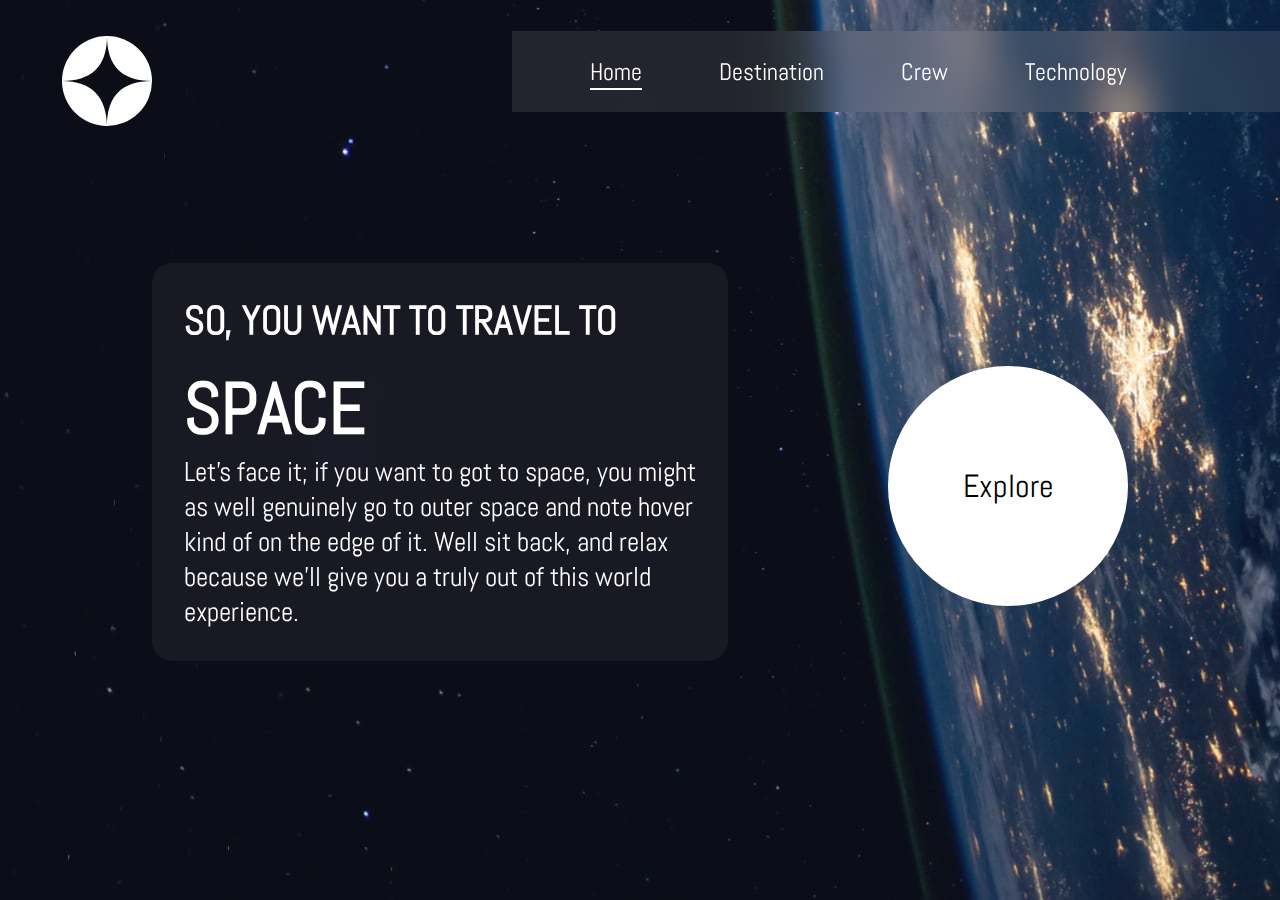
<file: index.html>
<!DOCTYPE html>
<html lang="en">
<head>
  <meta charset="UTF-8">
  <meta name="viewport" content="width=device-width, initial-scale=1.0">

  <link rel="icon" type="image/png" sizes="32x32" href="./assets/favicon-32x32.png">
  <link rel="stylesheet" href="assets/style/style.css">
  <link rel="stylesheet" href="https://use.fontawesome.com/releases/v5.15.4/css/all.css" integrity="sha384-DyZ88mC6Up2uqS4h/KRgHuoeGwBcD4Ng9SiP4dIRy0EXTlnuz47vAwmeGwVChigm" crossorigin="anonymous">
  
  <title>Frontend Mentor | Space tourism website</title>
</head>
<body>

  <main class="component">
    <div class="logo-wrapper">
      <img src="assets/shared/logo.svg" href="index.html" class="logo" alt="">
    </div>
    <div class="line-wrapper">  </div>
  
    <nav class="navbar">
      <ul class="nav-list">
        <li class="nav-list-item">
          <a href="#!" id="home" class="nav-list-link active">Home</a>
        </li>
        <li class="nav-list-item">
          <a href="destination.html" id="destination" class="nav-list-link">Destination</a>
        </li>
        <li class="nav-list-item">
          <a href="crew.html" id="crew" class="nav-list-link">Crew</a>
        </li>
        <li class="nav-list-item">
          <a href="technology.html" id="technology" class="nav-list-link">Technology</a>
        </li>
      </ul>
    </nav>

    <div class="menu-btn">
      <i class="fas fa-bars"></i>
    </div>
    
  </main>

  <section class="home">
    <div class="text-wrapper">
      <h3 class="heading">SO, YOU WANT TO TRAVEL TO</h3>
      <h1 class="subheading">SPACE</h1>
      <p class="description">Let's face it; if you want to got to space, you might as well genuinely go to outer space and note hover kind of on the edge of it. Well sit back, and relax because we'll give you a truly out of this world experience.</p>
    </div>

    <div class="button-wrapper">
      <a href="#" class="btn">Explore</a>
    </div>
  </section>

  
<script src="assets/js/main.js"></script>
</body>
</html>
</file>
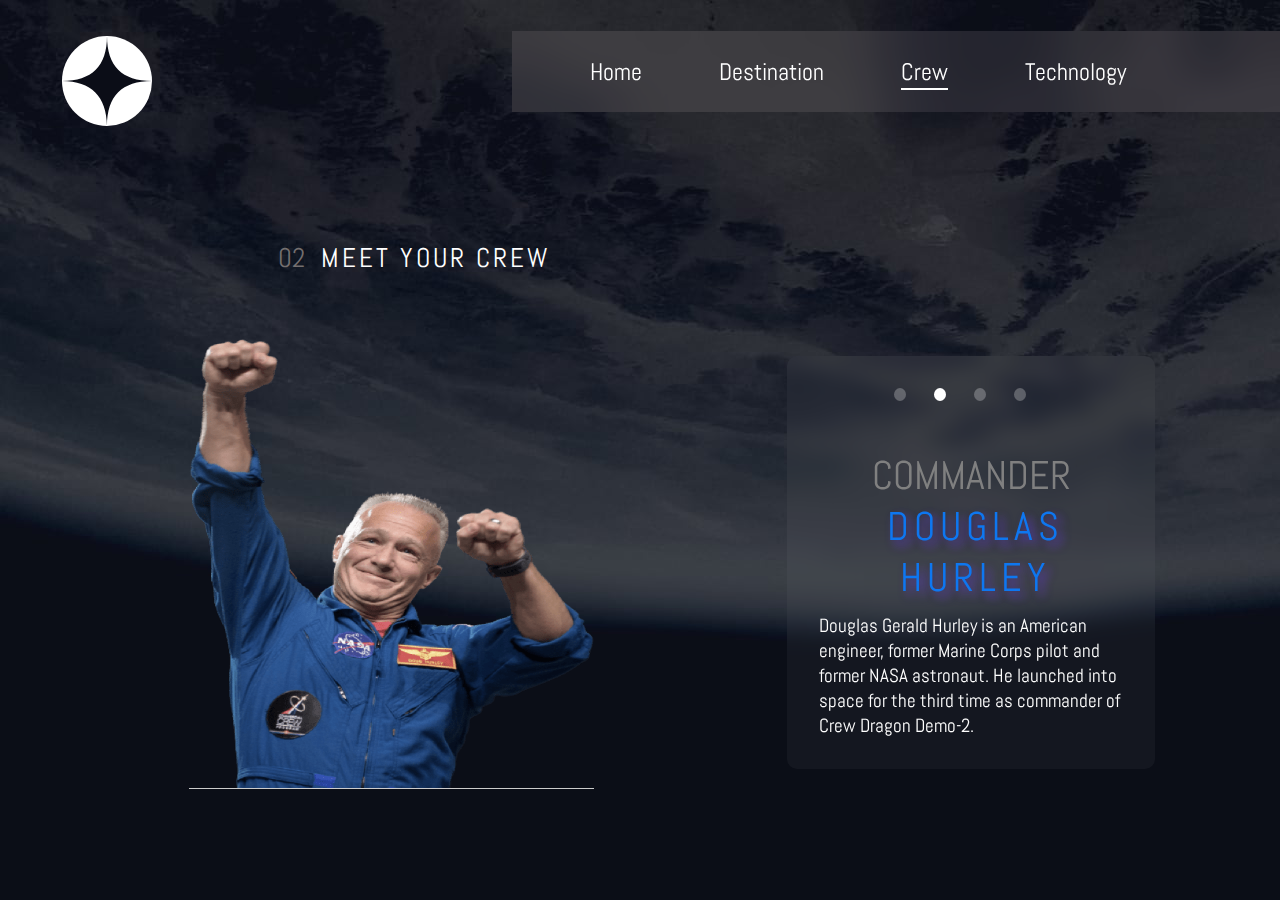
<file: crew-1.html>
<!DOCTYPE html>
<html lang="en">
<head>
  <meta charset="UTF-8">
  <meta name="viewport" content="width=device-width, initial-scale=1.0">

  <link rel="icon" type="image/png" sizes="32x32" href="./assets/favicon-32x32.png">
  <link rel="stylesheet" href="assets/style/style.css">
  <link rel="stylesheet" href="assets/style/destination.css">
  <link rel="stylesheet" href="assets/style/crew.css">
  <link rel="stylesheet" href="https://use.fontawesome.com/releases/v5.15.4/css/all.css" integrity="sha384-DyZ88mC6Up2uqS4h/KRgHuoeGwBcD4Ng9SiP4dIRy0EXTlnuz47vAwmeGwVChigm" crossorigin="anonymous">
  
  <title>Frontend Mentor | Space tourism website</title>
</head>
<body>

  <main class="component">
    <div class="logo-wrapper">
      <img src="assets/shared/logo.svg" href="index.html" class="logo" alt="">
    </div>
    <div class="line-wrapper">  </div>
  
    <nav class="navbar">
      <ul class="nav-list">
        <li class="nav-list-item">
          <a href="index.html" id="home" class="nav-list-link">Home</a>
        </li>
        <li class="nav-list-item">
            <a href="destination.html" id="destination" class="nav-list-link ">Destination</a>
          </li>
          <li class="nav-list-item">
            <a href="#!" id="crew" class="nav-list-link active">Crew</a>
          </li>
        <li class="nav-list-item">
          <a href="#!" id="technology" class="nav-list-link">Technology</a>
        </li>
      </ul>
    </nav>

    <div class="menu-btn">
      <i class="fas fa-bars"></i>
    </div>
    
  </main>

  <section class="crew">
      <div class="crew-wrapper">
          <h1 class="crew-picker">02 <span>MEET YOUR CREW</span></h1>
          <div class="crew-img">
              <img src="assets/crew/image-douglas-hurley.png" alt="crew-image" class="crewImg">
            </div>
        </div>

        <div class="info-wrapper">
            <ul class="crew-list">
                <li class="crew-item">
                    <a id="first" href="crew.html" class="crew-link"></a>
                </li>
                <li class="crew-item">
                    <a id="second" href="#!"  class="crew-link active"></a>
                </li>
                <li class="crew-item">
                    <a id="third" href="crew-2.html"  class="crew-link"></a>
                </li>
                <li class="crew-item">
                    <a id="fourth" href="crew-3.html" class="crew-link"></a>
                </li>
            </ul>
            
            <div class="crew-description">
                <h1 class="crew-title">COMMANDER</h1>
                <h2 class="crew-name">DOUGLAS HURLEY</h2>
                <p class="crew-info">
                    Douglas Gerald Hurley is an American engineer, former Marine Corps pilot and former NASA astronaut. He launched into space for the third time as commander of Crew Dragon Demo-2.
                </p>
            </div>     
        </div>
  </section>


<script src="assets/js/main.js"></script>
<!-- <script src="assets/js/data.js"></script>   -->
<!-- <script src="assets/js/crew.js"></script> -->

</body>
</html>
</file>
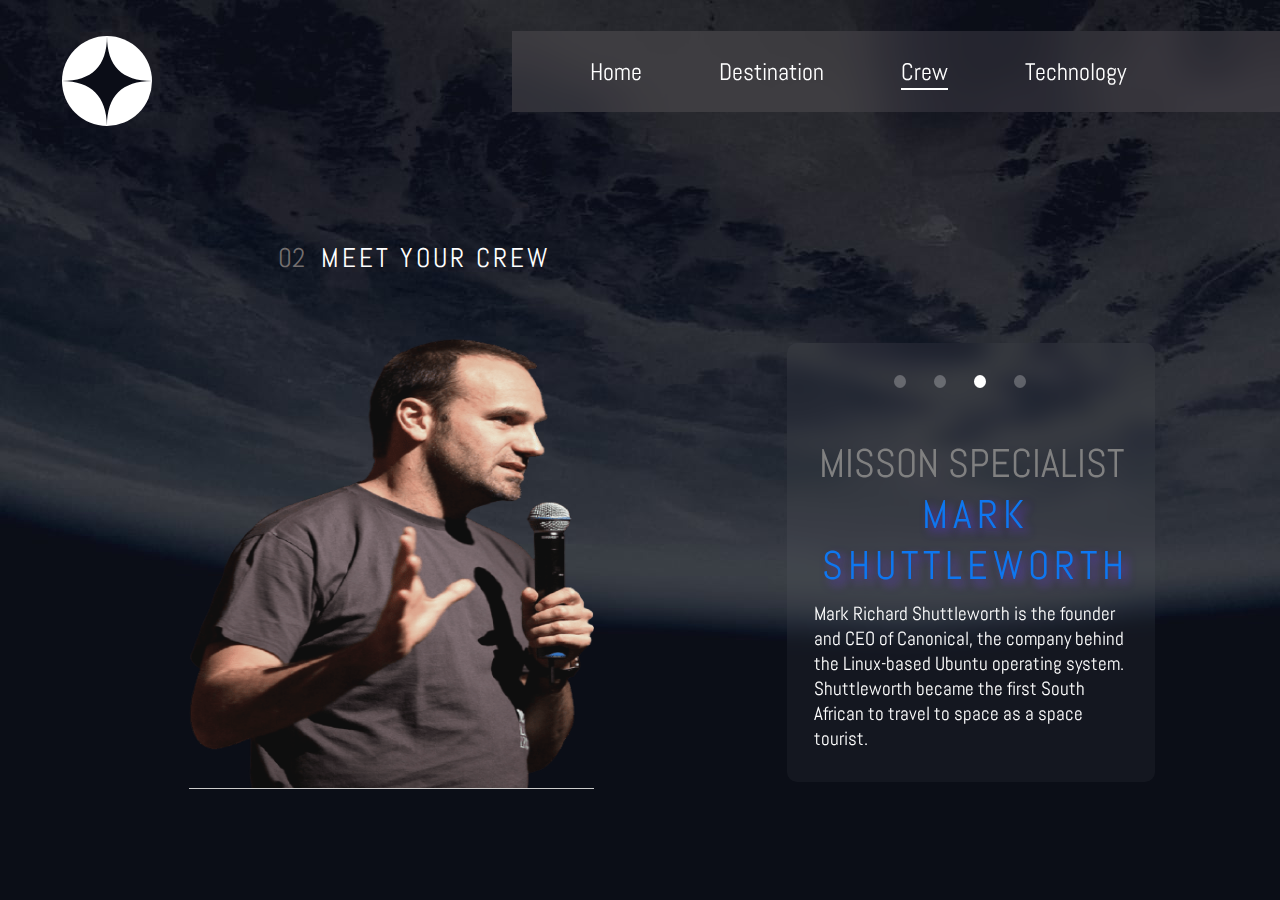
<file: crew-2.html>
<!DOCTYPE html>
<html lang="en">
<head>
  <meta charset="UTF-8">
  <meta name="viewport" content="width=device-width, initial-scale=1.0">

  <link rel="icon" type="image/png" sizes="32x32" href="./assets/favicon-32x32.png">
  <link rel="stylesheet" href="assets/style/style.css">
  <link rel="stylesheet" href="assets/style/destination.css">
  <link rel="stylesheet" href="assets/style/crew.css">
  <link rel="stylesheet" href="https://use.fontawesome.com/releases/v5.15.4/css/all.css" integrity="sha384-DyZ88mC6Up2uqS4h/KRgHuoeGwBcD4Ng9SiP4dIRy0EXTlnuz47vAwmeGwVChigm" crossorigin="anonymous">
  
  <title>Frontend Mentor | Space tourism website</title>
</head>
<body>

  <main class="component">
    <div class="logo-wrapper">
      <img src="assets/shared/logo.svg" href="index.html" class="logo" alt="">
    </div>
    <div class="line-wrapper">  </div>
  
    <nav class="navbar">
      <ul class="nav-list">
        <li class="nav-list-item">
          <a href="index.html" id="home" class="nav-list-link">Home</a>
        </li>
        <li class="nav-list-item">
            <a href="destination.html" id="destination" class="nav-list-link ">Destination</a>
          </li>
          <li class="nav-list-item">
            <a href="#!" id="crew" class="nav-list-link active">Crew</a>
          </li>
        <li class="nav-list-item">
          <a href="#!" id="technology" class="nav-list-link">Technology</a>
        </li>
      </ul>
    </nav>

    <div class="menu-btn">
      <i class="fas fa-bars"></i>
    </div>
    
  </main>

  <section class="crew">
      <div class="crew-wrapper">
          <h1 class="crew-picker">02 <span>MEET YOUR CREW</span></h1>
          <div class="crew-img">
              <img src="assets/crew/image-mark-shuttleworth.png" alt="crew-image" class="crewImg">
            </div>
        </div>

        <div class="info-wrapper">
            <ul class="crew-list">
                <li class="crew-item">
                    <a id="first" href="crew.html" class="crew-link"></a>
                </li>
                <li class="crew-item">
                    <a id="second" href="crew-1.html"  class="crew-link"></a>
                </li>
                <li class="crew-item">
                    <a id="third" href="#!"  class="crew-link active"></a>
                </li>
                <li class="crew-item">
                    <a id="fourth" href="crew-3.html" class="crew-link"></a>
                </li>
            </ul>
            
            <div class="crew-description">
                <h1 class="crew-title">MISSON SPECIALIST</h1>
                <h2 class="crew-name">MARK SHUTTLEWORTH</h2>
                <p class="crew-info">
                    Mark Richard Shuttleworth is the founder and CEO of Canonical, the company behind the Linux-based Ubuntu operating system. Shuttleworth became the first South African to travel to space as a space tourist.
                </p>
            </div>     
        </div>
  </section>


<script src="assets/js/main.js"></script>
<!-- <script src="assets/js/data.js"></script>   -->
<!-- <script src="assets/js/crew.js"></script> -->

</body>
</html>
</file>
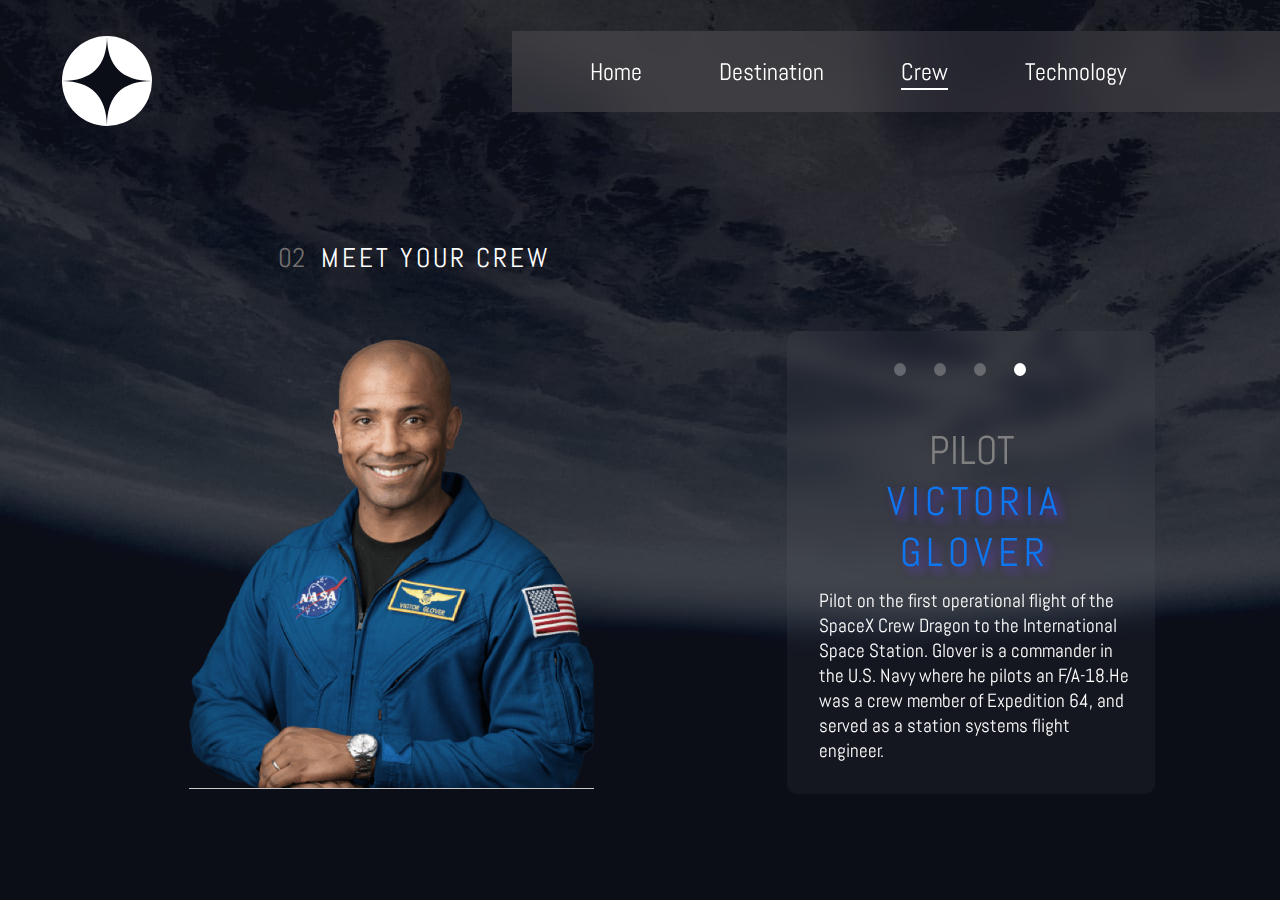
<file: crew-3.html>
<!DOCTYPE html>
<html lang="en">
<head>
  <meta charset="UTF-8">
  <meta name="viewport" content="width=device-width, initial-scale=1.0">

  <link rel="icon" type="image/png" sizes="32x32" href="./assets/favicon-32x32.png">
  <link rel="stylesheet" href="assets/style/style.css">
  <link rel="stylesheet" href="assets/style/destination.css">
  <link rel="stylesheet" href="assets/style/crew.css">
  <link rel="stylesheet" href="https://use.fontawesome.com/releases/v5.15.4/css/all.css" integrity="sha384-DyZ88mC6Up2uqS4h/KRgHuoeGwBcD4Ng9SiP4dIRy0EXTlnuz47vAwmeGwVChigm" crossorigin="anonymous">
  
  <title>Frontend Mentor | Space tourism website</title>
</head>
<body>

  <main class="component">
    <div class="logo-wrapper">
      <img src="assets/shared/logo.svg" href="index.html" class="logo" alt="">
    </div>
    <div class="line-wrapper">  </div>
  
    <nav class="navbar">
      <ul class="nav-list">
        <li class="nav-list-item">
          <a href="index.html" id="home" class="nav-list-link">Home</a>
        </li>
        <li class="nav-list-item">
            <a href="destination.html" id="destination" class="nav-list-link ">Destination</a>
          </li>
          <li class="nav-list-item">
            <a href="#!" id="crew" class="nav-list-link active">Crew</a>
          </li>
        <li class="nav-list-item">
          <a href="#!" id="technology" class="nav-list-link">Technology</a>
        </li>
      </ul>
    </nav>

    <div class="menu-btn">
      <i class="fas fa-bars"></i>
    </div>
    
  </main>

  <section class="crew">
      <div class="crew-wrapper">
          <h1 class="crew-picker">02 <span>MEET YOUR CREW</span></h1>
          <div class="crew-img">
              <img src="assets/crew/image-victor-glover.png" alt="crew-image" class="crewImg">
            </div>
        </div>

        <div class="info-wrapper">
            <ul class="crew-list">
                <li class="crew-item">
                    <a id="first" href="crew.html" class="crew-link"></a>
                </li>
                <li class="crew-item">
                    <a id="second" href="crew-1.html"  class="crew-link"></a>
                </li>
                <li class="crew-item">
                    <a id="third" href="crew-2.html"  class="crew-link"></a>
                </li>
                <li class="crew-item">
                    <a id="fourth" href="#!" class="crew-link active"></a>
                </li>
            </ul>
            
            <div class="crew-description">
                <h1 class="crew-title">PILOT</h1>
                <h2 class="crew-name">VICTORIA GLOVER</h2>
                <p class="crew-info">
                    Pilot on the first operational flight of the SpaceX Crew Dragon to the International Space Station. Glover is a commander in the U.S. Navy where he pilots an F/A-18.He was a crew member of Expedition 64, and served as a station systems flight engineer.
                </p>
            </div>     
        </div>
  </section>


<script src="assets/js/main.js"></script>
<!-- <script src="assets/js/data.js"></script>   -->
<!-- <script src="assets/js/crew.js"></script> -->

</body>
</html>
</file>
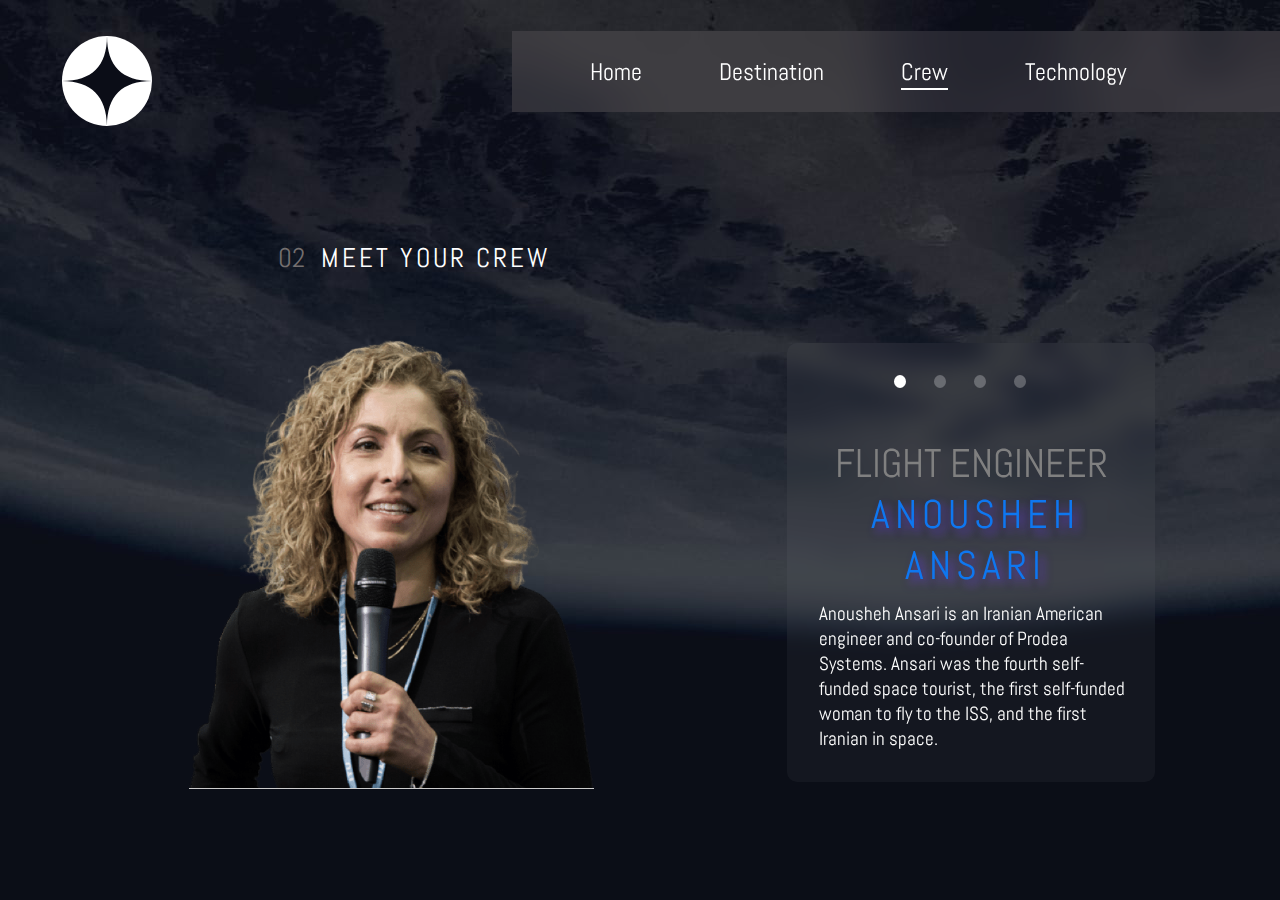
<file: crew.html>
<!DOCTYPE html>
<html lang="en">
<head>
  <meta charset="UTF-8">
  <meta name="viewport" content="width=device-width, initial-scale=1.0">

  <link rel="icon" type="image/png" sizes="32x32" href="./assets/favicon-32x32.png">
  <link rel="stylesheet" href="assets/style/style.css">
  <link rel="stylesheet" href="assets/style/destination.css">
  <link rel="stylesheet" href="assets/style/crew.css">
  <link rel="stylesheet" href="https://use.fontawesome.com/releases/v5.15.4/css/all.css" integrity="sha384-DyZ88mC6Up2uqS4h/KRgHuoeGwBcD4Ng9SiP4dIRy0EXTlnuz47vAwmeGwVChigm" crossorigin="anonymous">
  
  <title>Frontend Mentor | Space tourism website</title>
</head>
<body>

  <main class="component">
    <div class="logo-wrapper">
      <img src="assets/shared/logo.svg" href="index.html" class="logo" alt="">
    </div>
    <div class="line-wrapper">  </div>
  
    <nav class="navbar">
      <ul class="nav-list">
        <li class="nav-list-item">
          <a href="index.html" id="home" class="nav-list-link">Home</a>
        </li>
        <li class="nav-list-item">
          <a href="destination.html" id="destination" class="nav-list-link">Destination</a>
        </li>
        <li class="nav-list-item">
          <a href="#!" id="crew" class="nav-list-link active">Crew</a>
        </li>
        <li class="nav-list-item">
          <a href="technology.html" id="technology" class="nav-list-link">Technology</a>
        </li>
      </ul>
    </nav>

    <div class="menu-btn">
      <i class="fas fa-bars"></i>
    </div>
    
  </main>

  <section class="crew">
      <div class="crew-wrapper">
          <h1 class="crew-picker">02 <span>MEET YOUR CREW</span></h1>
          <div class="crew-img">
              <img src="assets/crew/image-anousheh-ansari.png" alt="crew-image" class="crewImg">
            </div>
        </div>

        <div class="info-wrapper">
            <ul class="crew-list">
                <li class="crew-item">
                    <a id="first" href="#!" class="crew-link active"></a>
                </li>
                <li class="crew-item">
                    <a id="second" href="#!"  class="crew-link"></a>
                </li>
                <li class="crew-item">
                    <a id="third" href="#!"  class="crew-link"></a>
                </li>
                <li class="crew-item">
                    <a id="fourth" href="#!" class="crew-link"></a>
                </li>
            </ul>
            
            <div class="crew-description">
                <h1 class="crew-title">FLIGHT ENGINEER</h1>
                <h2 class="crew-name">ANOUSHEH ANSARI</h2>
                <p class="crew-info">
                    Anousheh Ansari is an Iranian American engineer and co-founder of Prodea Systems. Ansari was the fourth self-funded space tourist, the first self-funded woman to fly to the ISS, and the first Iranian in space.
                </p>
            </div>     
        </div>
  </section>


<script src="assets/js/main.js"></script>
<script src="assets/js/data.js"></script>  
<script src="assets/js/crew.js"></script>

</body>
</html>
</file>
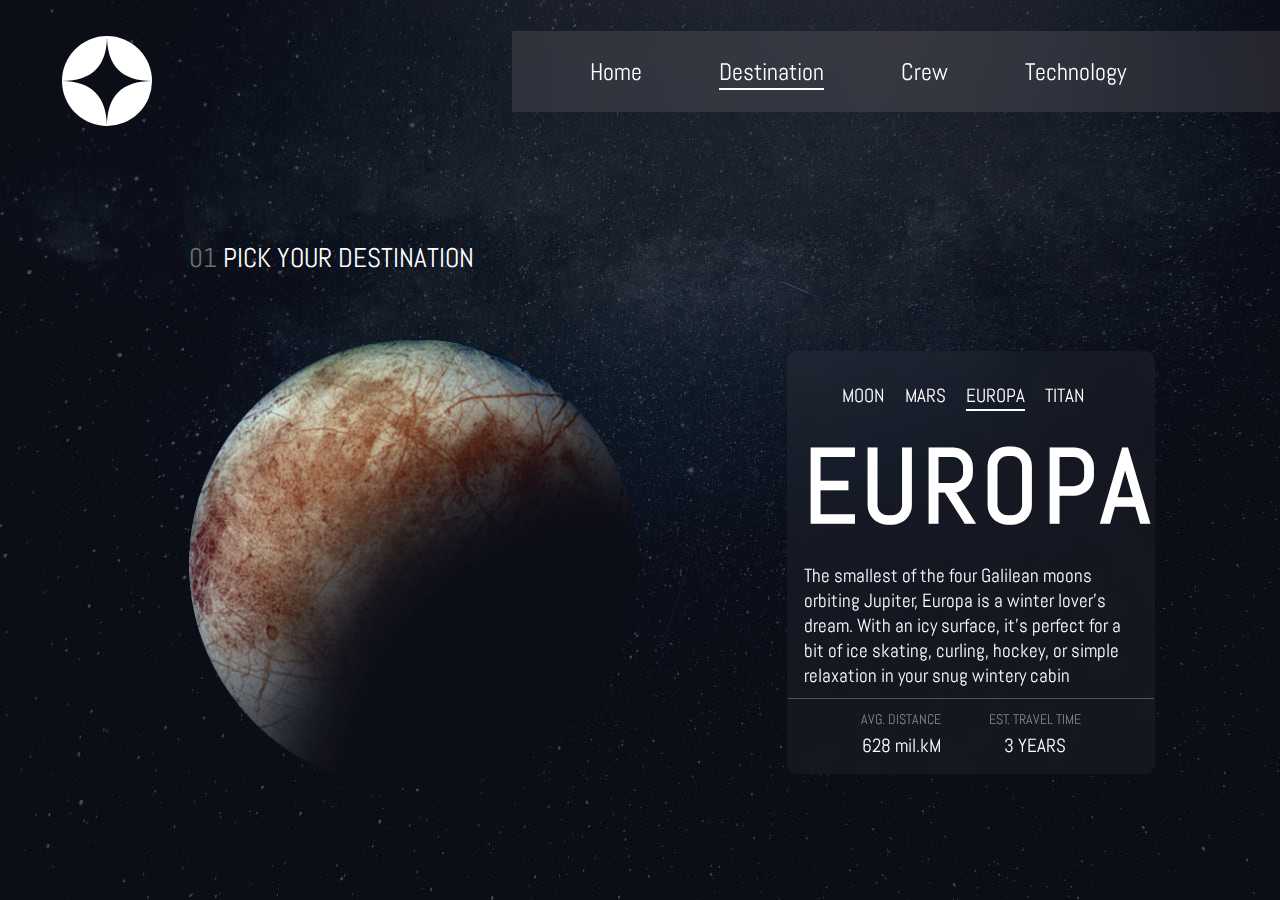
<file: destination-europa.html>
<!DOCTYPE html>
<html lang="en">
<head>
  <meta charset="UTF-8">
  <meta name="viewport" content="width=device-width, initial-scale=1.0">

  <link rel="icon" type="image/png" sizes="32x32" href="./assets/favicon-32x32.png">
  <link rel="stylesheet" href="assets/style/style.css">
  <link rel="stylesheet" href="assets/style/destination.css">
  <link rel="stylesheet" href="https://use.fontawesome.com/releases/v5.15.4/css/all.css" integrity="sha384-DyZ88mC6Up2uqS4h/KRgHuoeGwBcD4Ng9SiP4dIRy0EXTlnuz47vAwmeGwVChigm" crossorigin="anonymous">
  
  <title>Frontend Mentor | Space tourism website</title>
</head>
<body>

  <main class="component">
    <div class="logo-wrapper">
      <img src="assets/shared/logo.svg" href="index.html" class="logo" alt="">
    </div>
    <div class="line-wrapper">  </div>
  
    <nav class="navbar">
      <ul class="nav-list">
        <li class="nav-list-item">
          <a href="index.html" id="home" class="nav-list-link">Home</a>
        </li>
        <li class="nav-list-item">
          <a href="#!" id="destination" class="nav-list-link active">Destination</a>
        </li>
        <li class="nav-list-item">
          <a href="crew.html" id="crew" class="nav-list-link">Crew</a>
        </li>
        <li class="nav-list-item">
          <a href="technology.html" id="technology" class="nav-list-link">Technology</a>
        </li>
      </ul>
    </nav>

    <div class="menu-btn">
      <i class="fas fa-bars"></i>
    </div>
    
  </main>

  <section class="destination">
      <div class="destination-wrapper">
          <h1 class="destination-picker">01 <span>PICK YOUR DESTINATION</span></h1>
          <div class="planet-img">
              <img src="assets/destination/image-europa.png" alt="planet-image" class="planet">
            </div>
        </div>

        <div class="info-wrapper">
            <ul class="planet-list">
                <li class="planet-item">
                    <a href="destination.html" class="planet-link">MOON</a>
                </li>
                <li class="planet-item">
                    <a href="destination-mars.html" class="planet-link">MARS</a>
                </li>
                <li class="planet-item">
                    <a href="#!" class="planet-link active">EUROPA</a>
                </li>
                <li class="planet-item">
                    <a href="destination-titan.html" class="planet-link">TITAN</a>
                </li>
            </ul>
            
            <div class="planet-description">
                <h2 class="planet-name">EUROPA</h2>
                <p class="planet-info">
                    The smallest of the four Galilean moons orbiting Jupiter, Europa is a winter lover’s dream. With an icy surface, it’s perfect for a bit of ice skating, curling, hockey, or simple relaxation in your snug wintery cabin
                </p>
            </div>
            
            <div class="distance-accordian">
                <div class="accordian-item">
                    <h3 class="title">AVG. DISTANCE</h3>
                    <h2>628 mil.kM</h2>
                </div>
                <div class="accordian-item">
                    <h3 class="title">EST. TRAVEL TIME</h3>
                    <h2>3 YEARS</h2>
                </div>
            </div>
        </div>
  </section>


  
<script src="assets/js/main.js"></script>
</body>
</html>
</file>
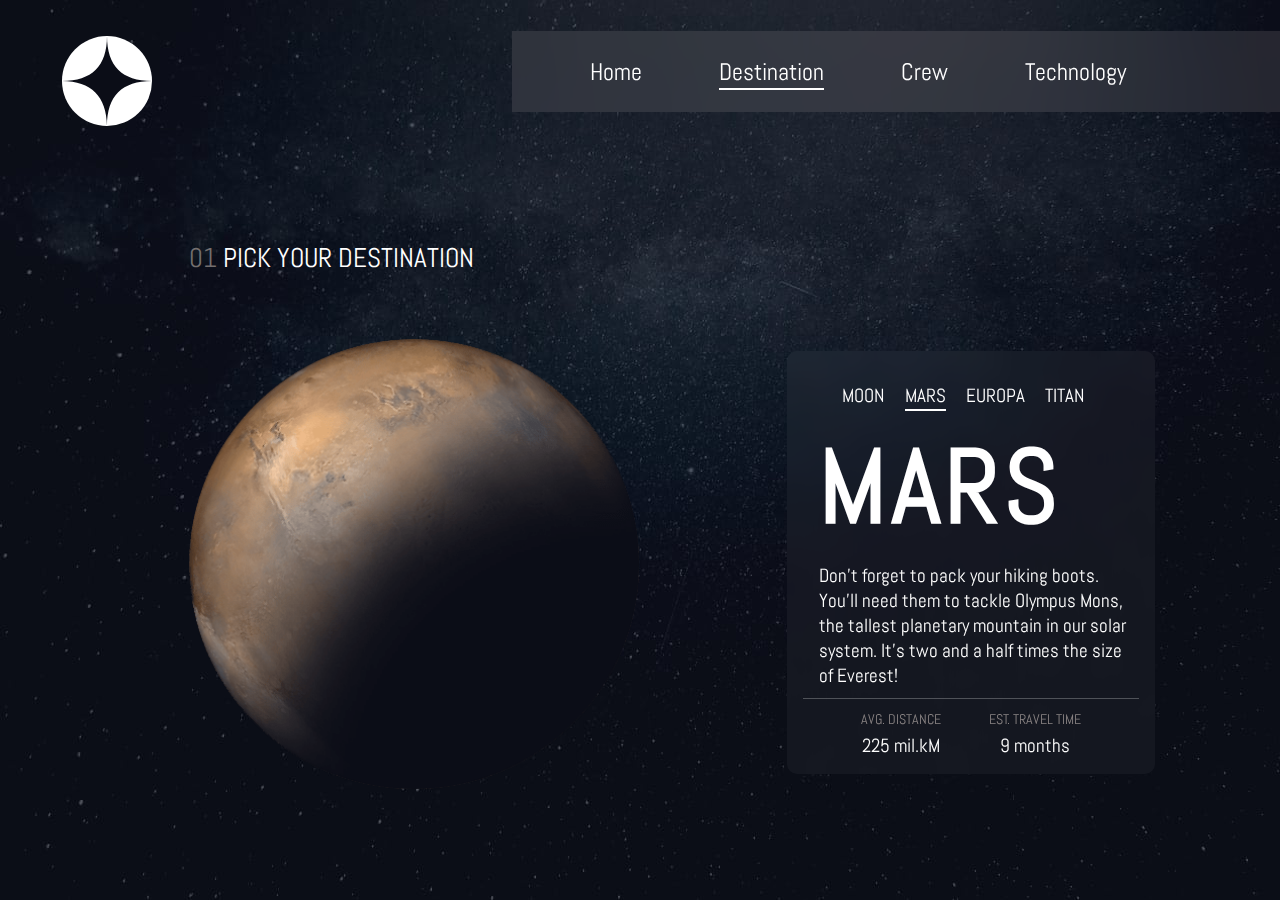
<file: destination-mars.html>
<!DOCTYPE html>
<html lang="en">
<head>
  <meta charset="UTF-8">
  <meta name="viewport" content="width=device-width, initial-scale=1.0">

  <link rel="icon" type="image/png" sizes="32x32" href="./assets/favicon-32x32.png">
  <link rel="stylesheet" href="assets/style/style.css">
  <link rel="stylesheet" href="assets/style/destination.css">
  <link rel="stylesheet" href="https://use.fontawesome.com/releases/v5.15.4/css/all.css" integrity="sha384-DyZ88mC6Up2uqS4h/KRgHuoeGwBcD4Ng9SiP4dIRy0EXTlnuz47vAwmeGwVChigm" crossorigin="anonymous">
  
  <title>Frontend Mentor | Space tourism website</title>
</head>
<body>

  <main class="component">
    <div class="logo-wrapper">
      <img src="assets/shared/logo.svg" href="index.html" class="logo" alt="">
    </div>
    <div class="line-wrapper">  </div>
  
    <nav class="navbar">
      <ul class="nav-list">
        <li class="nav-list-item">
          <a href="index.html" id="home" class="nav-list-link">Home</a>
        </li>
        <li class="nav-list-item">
          <a href="#!" id="destination" class="nav-list-link active">Destination</a>
        </li>
        <li class="nav-list-item">
          <a href="crew.html" id="crew" class="nav-list-link">Crew</a>
        </li>
        <li class="nav-list-item">
          <a href="technology.html" id="technology" class="nav-list-link">Technology</a>
        </li>
      </ul>
    </nav>

    <div class="menu-btn">
      <i class="fas fa-bars"></i>
    </div>
    
  </main>

  <section class="destination">
      <div class="destination-wrapper">
          <h1 class="destination-picker">01 <span>PICK YOUR DESTINATION</span></h1>
          <div class="planet-img">
              <img src="assets/destination/image-mars.png" alt="planet-image" class="planet">
            </div>
        </div>

        <div class="info-wrapper">
            <ul class="planet-list">
                <li class="planet-item">
                    <a href="destination.html" class="planet-link">MOON</a>
                </li>
                <li class="planet-item">
                    <a href="#!" class="planet-link active">MARS</a>
                </li>
                <li class="planet-item">
                    <a href="destination-europa.html" class="planet-link">EUROPA</a>
                </li>
                <li class="planet-item">
                    <a href="destination-titan.html" class="planet-link">TITAN</a>
                </li>
            </ul>
            
            <div class="planet-description">
                <h2 class="planet-name">MARS</h2>
                <p class="planet-info">
                    Don’t forget to pack your hiking boots. You’ll need them to tackle Olympus Mons, the tallest planetary mountain in our solar system. It’s two and a half times the size of Everest!
                </p>
            </div>
            
            <div class="distance-accordian">
                <div class="accordian-item">
                    <h3 class="title">AVG. DISTANCE</h3>
                    <h2>225 mil.kM</h2>
                </div>
                <div class="accordian-item">
                    <h3 class="title">EST. TRAVEL TIME</h3>
                    <h2>9 months</h2>
                </div>
            </div>
        </div>
  </section>


  
<script src="assets/js/main.js"></script>
</body>
</html>
</file>
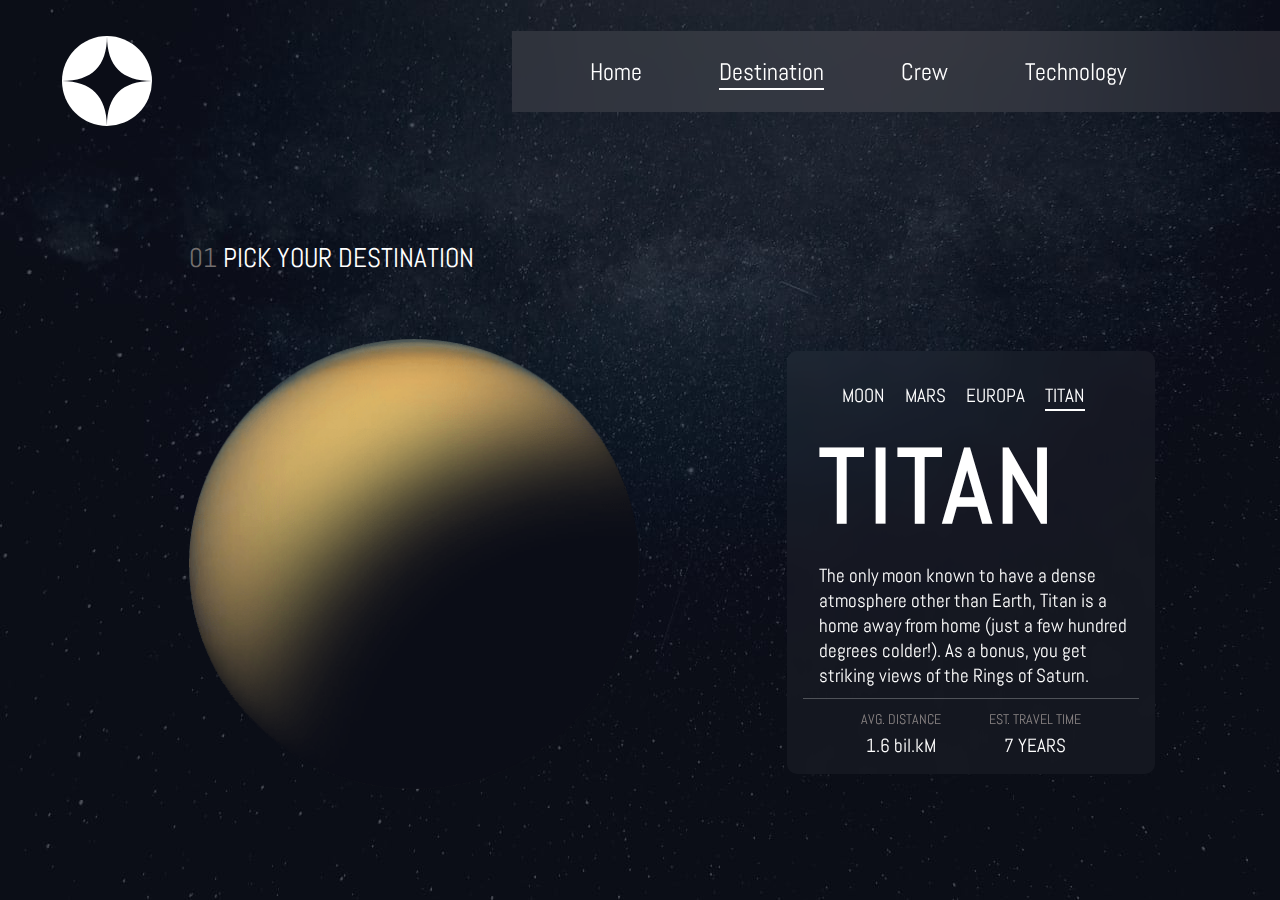
<file: destination-titan.html>
<!DOCTYPE html>
<html lang="en">
<head>
  <meta charset="UTF-8">
  <meta name="viewport" content="width=device-width, initial-scale=1.0">

  <link rel="icon" type="image/png" sizes="32x32" href="./assets/favicon-32x32.png">
  <link rel="stylesheet" href="assets/style/style.css">
  <link rel="stylesheet" href="assets/style/destination.css">
  <link rel="stylesheet" href="https://use.fontawesome.com/releases/v5.15.4/css/all.css" integrity="sha384-DyZ88mC6Up2uqS4h/KRgHuoeGwBcD4Ng9SiP4dIRy0EXTlnuz47vAwmeGwVChigm" crossorigin="anonymous">
  
  <title>Frontend Mentor | Space tourism website</title>
</head>
<body>

  <main class="component">
    <div class="logo-wrapper">
      <img src="assets/shared/logo.svg" href="index.html" class="logo" alt="">
    </div>
    <div class="line-wrapper">  </div>
  
    <nav class="navbar">
      <ul class="nav-list">
        <li class="nav-list-item">
          <a href="index.html" id="home" class="nav-list-link">Home</a>
        </li>
        <li class="nav-list-item">
          <a href="#!" id="destination" class="nav-list-link active">Destination</a>
        </li>
        <li class="nav-list-item">
          <a href="crew.html" id="crew" class="nav-list-link">Crew</a>
        </li>
        <li class="nav-list-item">
          <a href="technology.html" id="technology" class="nav-list-link">Technology</a>
        </li>
      </ul>
    </nav>

    <div class="menu-btn">
      <i class="fas fa-bars"></i>
    </div>
    
  </main>

  <section class="destination">
      <div class="destination-wrapper">
          <h1 class="destination-picker">01 <span>PICK YOUR DESTINATION</span></h1>
          <div class="planet-img">
              <img src="assets/destination/image-titan.png" alt="planet-image" class="planet">
            </div>
        </div>

        <div class="info-wrapper">
            <ul class="planet-list">
                <li class="planet-item">
                    <a href="destination.html" class="planet-link">MOON</a>
                </li>
                <li class="planet-item">
                    <a href="destination-mars.html" class="planet-link">MARS</a>
                </li>
                <li class="planet-item">
                    <a href="destination-europa.html" class="planet-link">EUROPA</a>
                </li>
                <li class="planet-item">
                    <a href="#!" class="planet-link active">TITAN</a>
                </li>
            </ul>
            
            <div class="planet-description">
                <h2 class="planet-name">TITAN</h2>
                <p class="planet-info">
                    The only moon known to have a dense atmosphere other than Earth, Titan is a home away from home (just a few hundred degrees colder!). As a bonus, you get striking views of the Rings of Saturn.
                </p>
            </div>
            
            <div class="distance-accordian">
                <div class="accordian-item">
                    <h3 class="title">AVG. DISTANCE</h3>
                    <h2>1.6 bil.kM</h2>
                </div>
                <div class="accordian-item">
                    <h3 class="title">EST. TRAVEL TIME</h3>
                    <h2>7 YEARS</h2>
                </div>
            </div>
        </div>
  </section>


  
<script src="assets/js/main.js"></script>
</body>
</html>
</file>
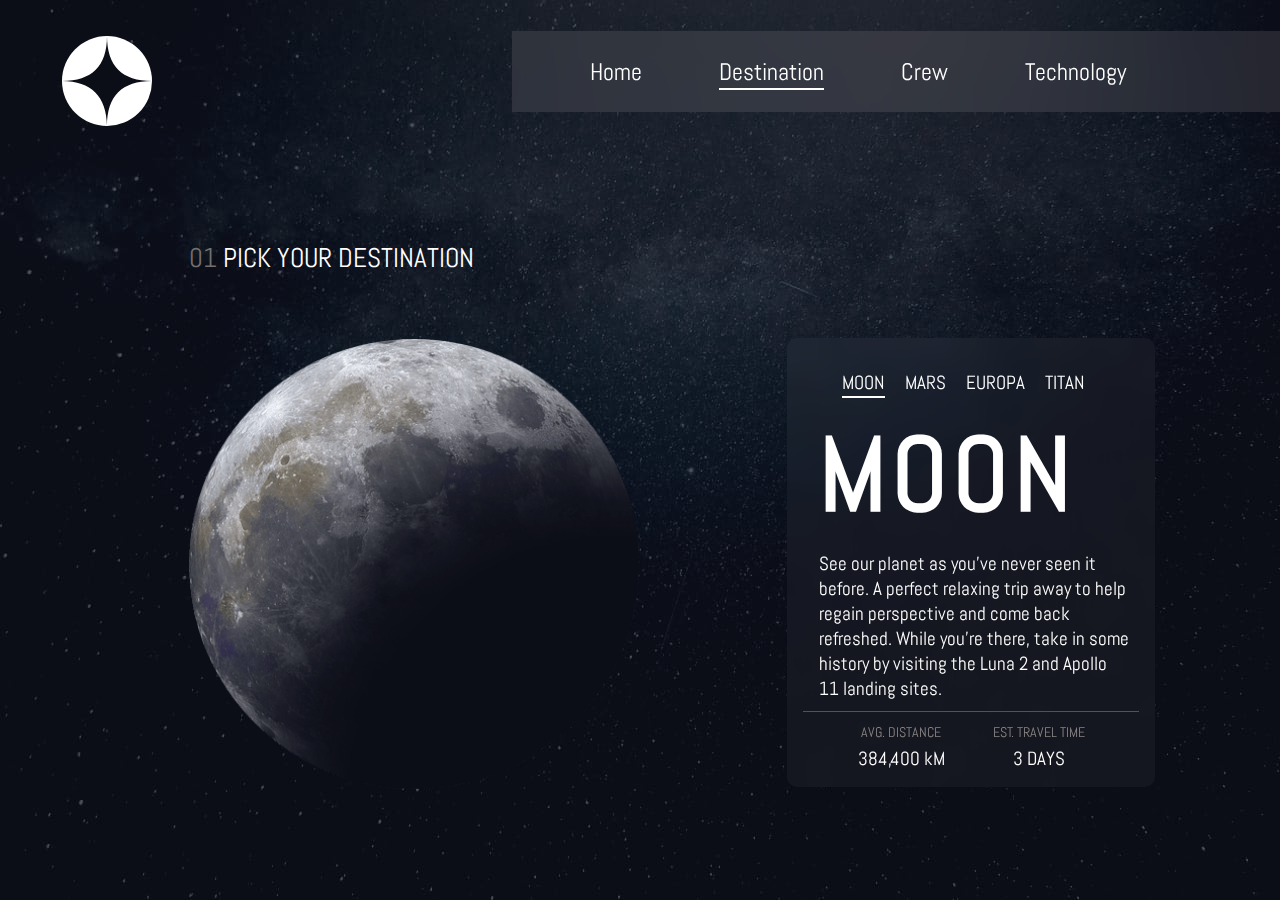
<file: destination.html>
<!DOCTYPE html>
<html lang="en">
<head>
  <meta charset="UTF-8">
  <meta name="viewport" content="width=device-width, initial-scale=1.0">

  <link rel="icon" type="image/png" sizes="32x32" href="./assets/favicon-32x32.png">
  <link rel="stylesheet" href="assets/style/style.css">
  <link rel="stylesheet" href="assets/style/destination.css">
  <link rel="stylesheet" href="https://use.fontawesome.com/releases/v5.15.4/css/all.css" integrity="sha384-DyZ88mC6Up2uqS4h/KRgHuoeGwBcD4Ng9SiP4dIRy0EXTlnuz47vAwmeGwVChigm" crossorigin="anonymous">
  
  <title>Frontend Mentor | Space tourism website</title>
</head>
<body>

  <main class="component">
    <div class="logo-wrapper">
      <img src="assets/shared/logo.svg" href="index.html" class="logo" alt="">
    </div>
    <div class="line-wrapper">  </div>
  
    <nav class="navbar">
      <ul class="nav-list">
        <li class="nav-list-item">
          <a href="index.html" id="home" class="nav-list-link">Home</a>
        </li>
        <li class="nav-list-item">
          <a href="#!" id="destination" class="nav-list-link active">Destination</a>
        </li>
        <li class="nav-list-item">
          <a href="crew.html" id="crew" class="nav-list-link">Crew</a>
        </li>
        <li class="nav-list-item">
          <a href="technology.html" id="technology" class="nav-list-link">Technology</a>
        </li>
      </ul>
    </nav>

    <div class="menu-btn">
      <i class="fas fa-bars"></i>
    </div>
    
  </main>

  <section class="destination">
      <div class="destination-wrapper">
          <h1 class="destination-picker">01 <span>PICK YOUR DESTINATION</span></h1>
          <div class="planet-img">
              <img src="assets/destination/image-moon.png" alt="planet-image" class="planet">
            </div>
        </div>

        <div class="info-wrapper">
            <ul class="planet-list">
                <li class="planet-item">
                    <a href="#!" class="planet-link active">MOON</a>
                </li>
                <li class="planet-item">
                    <a href="destination-mars.html" class="planet-link">MARS</a>
                </li>
                <li class="planet-item">
                    <a href="destination-europa.html" class="planet-link">EUROPA</a>
                </li>
                <li class="planet-item">
                    <a href="destination-titan.html" class="planet-link">TITAN</a>
                </li>
            </ul>
            
            <div class="planet-description">
                <h2 class="planet-name">MOON</h2>
                <p class="planet-info">
                    See our planet as you've never seen it before. A perfect relaxing trip away to help regain perspective and come back refreshed. While you're there, take in some history by visiting the Luna 2 and Apollo 11 landing sites.
                </p>
            </div>
            
            <div class="distance-accordian">
                <div class="accordian-item">
                    <h3 class="title">AVG. DISTANCE</h3>
                    <h2>384,400 kM</h2>
                </div>
                <div class="accordian-item">
                    <h3 class="title">EST. TRAVEL TIME</h3>
                    <h2>3 DAYS</h2>
                </div>
            </div>
        </div>
  </section>


<script src="assets/js/main.js"></script>
<script src="assets/js/data.js"></script>  
<!-- <script src="assets/js/destination.js"></script> -->

</body>
</html>
</file>
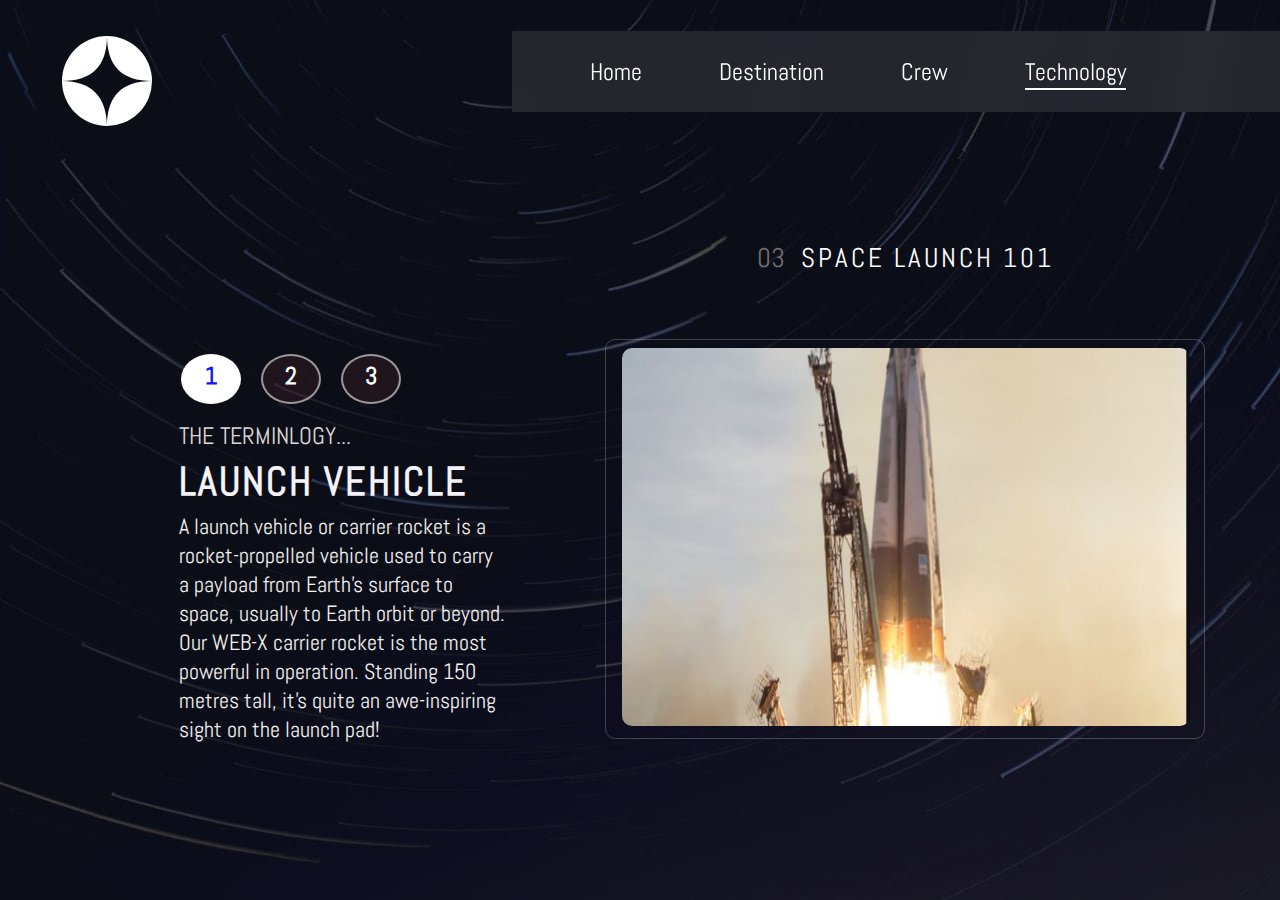
<file: technology.html>
<!DOCTYPE html>
<html lang="en">
<head>
  <meta charset="UTF-8">
  <meta name="viewport" content="width=device-width, initial-scale=1.0">

  <link rel="icon" type="image/png" sizes="32x32" href="./assets/favicon-32x32.png">
  <link rel="stylesheet" href="assets/style/style.css">
  <!-- <link rel="stylesheet" href="assets/style/destination.css"> -->
  <!-- <link rel="stylesheet" href="assets/style/crew.css"> -->
  <link rel="stylesheet" href="assets/style/technology.css">
  <link rel="stylesheet" href="https://use.fontawesome.com/releases/v5.15.4/css/all.css" integrity="sha384-DyZ88mC6Up2uqS4h/KRgHuoeGwBcD4Ng9SiP4dIRy0EXTlnuz47vAwmeGwVChigm" crossorigin="anonymous">
  
  <title>Frontend Mentor | Space tourism website</title>
</head>
<body>

  <main class="component">
    <div class="logo-wrapper">
      <img src="assets/shared/logo.svg" href="index.html" class="logo" alt="">
    </div>
    <div class="line-wrapper">  </div>
  
    <nav class="navbar">
      <ul class="nav-list">
        <li class="nav-list-item">
          <a href="index.html" id="home" class="nav-list-link">Home</a>
        </li>
        <li class="nav-list-item">
          <a href="destination.html" id="destination" class="nav-list-link">Destination</a>
        </li>
        <li class="nav-list-item">
          <a href="crew.html" id="crew" class="nav-list-link">Crew</a>
        </li>
        <li class="nav-list-item">
          <a href="#!" id="technology" class="nav-list-link active">Technology</a>
        </li>
      </ul>
    </nav>

    <div class="menu-btn">
      <i class="fas fa-bars"></i>
    </div>
    
  </main>

  <section class="tech">
      <div class="tech-wrapper">
          <h1 class="tech-picker">03 <span>SPACE LAUNCH 101</span></h1>
          <div class="tech-img">
              <img src="assets/technology/image-launch-vehicle-landscape.jpg" alt="tech-image" class="techImg">
            </div>
        </div>

        <div class="info-wrapper">
            <ul class="tech-list">
                <li class="tech-item">
                    <a id="circle1" href="#!" class="tech-link active">1</a>
                </li>
                <li class="tech-item">
                    <a id="circle2" href="#!"  class="tech-link">2</a>
                </li>
                <li class="tech-item">
                    <a id="circle3" href="#!"  class="tech-link">3</a>
                </li>
            </ul>
            
            <div class="tech-description">
                <h1 class="tech-title">THE TERMINLOGY...</h1>
                <h2 class="tech-name">LAUNCH VEHICLE</h2>
                <p class="tech-info">
                  A launch vehicle or carrier rocket is a rocket-propelled vehicle used to carry a payload from Earth's surface to space, usually to Earth orbit or beyond. Our WEB-X carrier rocket is the most powerful in operation. Standing 150 metres tall, it's quite an awe-inspiring sight on the launch pad!
                </p>
            </div>     
        </div>
  </section>


<script src="assets/js/main.js"></script>
<script src="assets/js/data.js"></script>  
<script src="assets/js/tech.js"></script>

</body>
</html>
</file>
<file: assets/style/style.css>
@import url('https://fonts.googleapis.com/css2?family=Abel&display=swap');


* {
    box-sizing : border-box;
    font-family: 'Abel', sans-serif;
    margin : 0;
}

html {
    overflow : hidden;
}

body {
    height : 100vh;
    background : url(../home/background-home-mobile.jpg) no-repeat;
    background-size : cover;
    /* background : rgb(236, 126, 126); */
    background-size : cover;
    position : relative;
    overflow : hidden;
}

.component {
    display : flex;
    justify-content : space-between;
    margin-top : 2rem;
    margin-left : 2rem;
    margin-right : 2rem;
}

.navbar {
    display : flex;
    background : rgba(20, 4, 77, 0.055);
    backdrop-filter : blur(20px);
    justify-content : center;
    align-items : center;
    text-align : center;
    width : 60%;
    height : 100%;
    position : absolute;
    right : 0;
    margin-top : -2rem;
    transform : translateX(800px);
    transition : all .5s ease-in;
    z-index : 8;

}

.navbar.active {
    transform : translateX(0);
}

.nav-list {
    display : grid;
    list-style : none;
}

.nav-list-item {
    margin : 10px 0;
}

.nav-list-link {
    text-decoration : none;
    color : white;
    font-size : 1.4rem;
    cursor : pointer;
    transition : all .5s ease-in;
    position : relative;
}

.nav-list-link:after {
    content : "";
    position : absolute;
    bottom : -3px;
    left : 0;
    height : 2px;
    background : white;
    width : 0%;
    transition : all .5s ease-in;
}

.nav-list-link.active:after {
    width : 100%;
}

.nav-list-link:hover:after {
    width : 100%;
}

.nav-list-link:hover {
    color : rgb(142, 148, 241);
}

.menu-btn {
    z-index : 40;
    position : static;
}
.menu-btn i {
    color : white;
    cursor : pointer;
    transition : all .5s ease-in;
}

.home {
    display : flex;
    flex-direction : column;
    margin-top : 5rem;
    padding-left : 3rem;
    padding-top : 1rem;
    padding-right : 2rem;
    background : rgba(255, 255, 255, 0);
}

.text-wrapper {
    display : flex;
    flex-direction : column;
    justify-content : center;
    align-items : center;
}

.heading {
    font-size : 1.3rem;
    color : white;
}

.subheading {
    font-size : 2.7rem;
    color : white;
    font-weight : 700px;
    padding-top : 1rem;
}

.description {
    font-size : 1.2rem;
    padding : 0 15px 0 15px;
    text-align : center;
    color : white;
    padding-top : 2rem;
}

.button-wrapper {
    margin-top : 3rem;
    display : flex;
    justify-content : center;
    align-items : center;
    background : white;
    border-radius : 50%;
    width : 10rem;
    height : 10rem;
    align-self : center;
    cursor : pointer;
    transition : all .5s ease-in;
    position : relative;
}

.button-wrapper:after {
    position : absolute;
    content : "";
    width : 150%;
    background : rgba(255, 255, 255, 0.178);
    border-radius : 50%;
    transition : all .7s ease-in-out;
    height : 150%;
    opacity : 0;
}
.button-wrapper:hover:after {
    opacity : 1;
}

.button-wrapper a {
    text-decoration : none;
    color : black;
    font-size : 1.5rem;
}


@media (min-width : 720px) {
    body {
        background : url(../home/background-home-tablet.jpg) no-repeat;
        background-size : cover;
    }

    .menu-btn {
        opacity : 0;
    }

    .navbar {
        transform : translateX(0);
        height : 9%;
        width : 60%;
        top : 3%;
        display : flex;
        flex-direction : row;
        background : rgba(230, 214, 214, 0.116);
        justify-content : space-between;
        backdrop-filter : blur(20px);
    }

    .nav-list {
        display : flex;
        flex-direction : row;
        justify-content : space-between;
    }

    .nav-list-item {
        margin : 0 15px;
    }
}

@media (min-width : 900px) {
    .nav-list-item {
        margin : 0 2.2rem;
        
    }

    .nav-list-link {
        font-size : 1.2rem;
    }
}

@media (min-width : 1200px) {
    body {
        background : url(../home/background-home-desktop.jpg) no-repeat;
        background-size : cover;
    }


    .logo-wrapper {
        height : 150px;
        width : 150px;
        position : fixed;
        display : flex;
        align-items : center;
       
        /* padding-left : 1rem; */
        top : 6px;
        justify-content : center;
        /* padding-right : 1rem; */
        cursor : pointer;
        border-radius : 50%;
        transition : all .5s ease-in-out;
        
    }
    .logo-wrapper:hover {
        box-shadow : 0px 0px 5px 1px rgba(116, 5, 56, 0.877),
        0px 0px 10px 1px rgba(30, 5, 141, 0.76);
    }
    .logo {
        position : absolute;
        height : 60%;
        width : 60%;
        /* margin-top : .5rem; */
    }



    .navbar {
        top : 7%;
    }

    .nav-list-item {
        margin : 0 2.4rem;
        width : max-content;
        flex-grow : 2;
    }

    .nav-list-link {
        font-size : 1.5rem;
    }

    .line-wrapper {
        width : 450px;
        /* min-width : 20%; */
        height : 1px;
        background : rgba(180, 176, 176, 0.507);
        position : absolute;
        top : 8%;
        transform : translateX(200px);
        z-index : 30;
        opacity : 0;
    }

    .home {
        display : flex;
        flex-direction : row;
        position : relative;
        top : 15%;
        padding-left : 4rem;
        padding-right : 4rem;
        justify-content : center;
    }

    .text-wrapper {
      background : rgba(88, 87, 87, 0.178);
      display : grid;
      width : 50%;
      padding-left : 2rem;
      border-radius : 20px;
      backdrop-filter : blur(20px);
      padding-top : 2rem;
      padding-bottom : 2rem;
      padding-right : 1rem;
    }

    .heading {
        font-size : 2.5rem;
    }

    .subheading {
        font-size : 4.5rem;
    }

    .description  {
        align-self : flex-start;
        padding : 0 0 0 0;
        text-align : left;
        font-size : 1.7rem;

    }

    .button-wrapper {
        margin-left : 10rem;
        height : 15rem;
        width : 15rem;
    }

    .button-wrapper a {
        font-size : 2rem;
    }
}
</file>
<file: assets/style/destination.css>
body {
    height : 100vh;
    background : url('../destination/background-destination-mobile.jpg') no-repeat;
    background-size : cover;
    /* display : flex; */
    width : 100vw;
    color : white;
}

.destination  {
    display : flex;
    flex-direction : column;
    justify-content : center;
    align-items : center;
    margin-top : 2rem;
    padding-top : 1rem;
    padding-left : 1rem;
}

.destination-picker {
    margin-bottom : 10px;
    font-size : 1.5rem;
    color : rgb(116, 111, 111);
}

.destination-picker span {
    color : white;
}

.info-wrapper {
    display : flex;
    align-items : center;
    justify-content : center;
    flex-direction : column;
}

.planet-img {
    height : 200px;
    width : 220px;
    position : relative;
    /* background : white; */
    cursor : pointer;
    transition : all .6s ease-in-out;
}
.planet-img:hover {
    transform : scale(1.2);
}
.planet {
    position : absolute;
    width : 100%;
    height : 100%;
}

.planet-list {
    display : flex;
    list-style : none;
    margin-top : 2rem;
    /* background : white; */
    padding-right : 15px;
}
.planet-item {
    margin : 0 10px;
}
.planet-link {
    text-decoration : none;
    font-size : 1.2rem;
    color : white;
    transition : all .5s ease-in-out;
    position : relative;
    padding-bottom : 3px;
}
.planet-link:hover {
    color : rgb(235, 99, 240);
}
.planet-link:after {
    content : "";
    position : absolute;
    width : 0%;
    height : 2px;
    background : white;
    bottom : 0;
    left : 0;
    transition : all .5s ease-in;
}
.planet-link.active:after {
    width : 100%;
}
.planet-link:hover:after {
    width : 100%;
}


.planet-description {
    display : flex;
    flex-direction: column;
    justify-content : center;
    align-items : center;
    margin-top : .8rem;
    padding-left : 1rem;
    padding-right : 1rem;
}
.planet-name {
    font-size : 2rem;
    padding-bottom : 10px;
}
.planet-info {
    text-align : center;
    padding-bottom : 10px;
    padding-right : 10px;
    font-size : 1.1rem;
    border-bottom : 1px solid rgba(255, 255, 255, 0.253);
}

.distance-accordian {
    margin-top : .7rem;
}
.accordian-item {
    margin : 5px 0;
}

.title {
    font-size : .9rem;
    font-weight : lighter;
    color : rgb(138, 132, 132);
    text-align : center;
}
.accordian-item h2 {
    text-align : center;
    padding-top : 5px;
    font-size : 1.2rem;
    font-weight : lighter;
}


@media (min-width : 1079px) {

    body {
        background : url(../destination/background-destination-desktop.jpg) no-repeat;
        background-size : cover;
    }

    .destination  {
        margin-top : 12rem;
        display : flex;
        flex-direction : row;
        justify-content : space-evenly;
        align-items : center;
        padding-left : 2rem;
        margin-left : 2rem;
        position : relative;
        /* background : white; */
    }

    .destination-wrapper {
        display : flex;
        flex-direction : column;
    }

    .destination-picker {
        font-weight : lighter;
        font-size : 1.7rem;
        margin-bottom : 2rem;
    }
    .planet-img {
        margin-top : 2rem;
        height : 450px;
        width : 450px
    }

    .info-wrapper {
        display : flex;
        flex-direction : column;
        justify-content : center;
        align-items : center;
        margin-left : 1.5rem;
        width : 23rem;
        background : rgba(255, 255, 255, 0.041);
        position : relative;
        top : 3rem;
        backdrop-filter : blur(10px);
        border-radius : 10px;
    }

    .planet-list {
        display : flex;
        justify-content : flex-start;
        text-align : start;
        align-items : flex-start;
        padding-left : 0;
    }

    .planet-description {
        display : flex;
        justify-content : flex-start;
        text-align : start;
        align-items : flex-start;
    }
    .planet-name {
        font-size : 6.5rem;
        /* text-align : center; */
        /* align-self : center; */
        letter-spacing: 5px;
        padding-left : 1rem;
    }
    .planet-info {
        text-align : start;
        padding-left : 1rem;
        font-size : 1.2rem;
    }

    .distance-accordian {
        display : flex;
        justify-content : space-around;
        align-items : center;
    }
    .accordian-item {
        margin : 0 1.5rem;
        padding-bottom : 1rem;
    }
}
</file>
<file: assets/style/crew.css>
body {
    height : 100vh;
    background : url('../crew/background-crew-mobile.jpg') no-repeat;
    background-size : cover;
    /* display : flex; */
    width : 100vw;
    color : white;
}

.crew  {
    display : flex;
    flex-direction : column;
    justify-content : center;
    align-items : center;
    margin-top : 2rem;
    padding-top : 1rem;
    padding-left : 1rem;
}

.crew-picker {
    margin-bottom : 10px;
    font-size : 1.5rem;
    color : rgb(116, 111, 111);
    text-align : center;
}

.crew-picker span {
    color : white;
    font-weight : lighter;
    letter-spacing : 3px;
    margin-left : 10px;
}

.info-wrapper {
    display : flex;
    align-items : center;
    justify-content : center;
    flex-direction : column;
}

.crew-img {
    height : 300px;
    width : 280px;
    position : relative;
    /* background : white; */
    cursor : pointer;
    transition : all .6s ease-in-out;
    margin-top : 3rem;
}
.crew-img:hover {
    transform : scale(1.1);
}
.crewImg {
    position : absolute;
    width : 90%;
    height : 100%;
    border-bottom : 1px solid #ccc;
    
}

.crew-list {
    display : flex;
    list-style : none;
    margin-top : 2rem;
    /* background : white; */
    padding-right : 15px;
}
.crew-item {
    margin : 0 10px;
    width : 20px;
    height : 50px;
    /* background : white; */
}
.crew-link {
    display : flex;
    width : 60%;
    height : 13px;
    /* border : 2.5px solid rgba(255, 255, 255, 0.555); */
    border-radius : 50%;
    background-color: rgba(255, 255, 255, 0.26);
    transition : all .5s ease-in;
    cursor : pointer;
}
.crew-link.active {
    background : white;
}
.crew-link:hover {
    background : white;
}


.crew-description {
    display : flex;
    flex-direction: column;
    justify-content : center;
    align-items : center;
    margin-top : .8rem;
    padding-left : 1rem;
    padding-right : 1rem;
    margin-bottom : 1rem;
}
.crew-title {
    color : rgba(202, 197, 197, 0.952);
    font-size : 15px;
    font-weight : lighter;
}
.crew-name {
    font-size : 2rem;
    padding-bottom : 10px;
    font-weight : lighter;
}
.crew-info {
    text-align : center;
    padding-bottom : 15px;
    padding-right : 10px;
    font-size : 1.1rem;
    
}

.distance-accordian {
    margin-top : .7rem;
}
.accordian-item {
    margin : 5px 0;
}

.title {
    font-size : .9rem;
    font-weight : lighter;
    color : rgb(138, 132, 132);
    text-align : center;
}
.accordian-item h2 {
    text-align : center;
    padding-top : 5px;
    font-size : 1.2rem;
    font-weight : lighter;
}


@media (min-width : 1079px) {

    body {
        background : url(../crew/background-crew-desktop.jpg) no-repeat;
        background-size : cover;
    }

    .crew  {
        margin-top : 12rem;
        display : flex;
        flex-direction : row;
        justify-content : space-evenly;
        align-items : center;
        padding-left : 2rem;
        margin-left : 2rem;
        position : relative;
        /* background : white; */
    }

    .crew-wrapper {
        display : flex;
        flex-direction : column;
    }

    .crew-picker {
        font-weight : lighter;
        font-size : 1.7rem;
        margin-bottom : 2rem;
    }
    .crew-img {
        margin-top : 2rem;
        height : 450px;
        width : 450px
    }

    .info-wrapper {
        display : flex;
        flex-direction : column;
        justify-content : center;
        align-items : center;
        margin-left : 1.5rem;
        width : 23rem;
        background : rgba(255, 255, 255, 0.041);
        position : relative;
        top : 3rem;
        backdrop-filter : blur(10px);
        border-radius : 10px;
    }

    .crew-list {
        display : flex;
        justify-content : flex-start;
        text-align : start;
        align-items : flex-start;
        padding-left : 0;
    }

    .crew-description {
        display : flex;
        justify-content : flex-start;
        text-align : start;
        align-items : flex-start;
    }

    .crew-title {
        font-size : 2.5rem;
        text-align : center;
        align-self : center;
        color : gray;
    }

    .crew-name {
        font-size : 2.5rem;
        letter-spacing: 5px;
        padding-left : 1.5rem;
        padding-right : 1rem;
        color : rgb(14, 119, 240);
        text-shadow : 5px 5px 10px #1a30f58c,
                      5px 5px 10px rgba(241, 63, 146, 0.308);
        text-align : center;
    }
    .crew-info {
        text-align : start;
        padding-left : 1rem;
        font-size : 1.2rem;
    }

    .distance-accordian {
        display : flex;
        justify-content : space-around;
        align-items : center;
    }
    .accordian-item {
        margin : 0 1.5rem;
        padding-bottom : 1rem;
    }
}
</file>
<file: assets/style/technology.css>
body {
    height : 100vh;
    background : url('../technology/background-technology-mobile.jpg') no-repeat;
    background-size : cover;
    /* display : flex; */
    width : 100vw;
    color : white;
}

.tech  {
    display : flex;
    flex-direction : column;
    justify-content : center;
    align-items : center;
    margin-top : 2rem;
    padding-top : 1rem;
    /* padding-left : 1rem; */
}

.tech-picker {
    margin-bottom : 10px;
    font-size : 1.5rem;
    color : rgb(116, 111, 111);
    text-align : center;
}

.tech-picker span {
    color : white;
    font-weight : lighter;
    letter-spacing : 3px;
    margin-left : 10px;
}

.info-wrapper {
    display : flex;
    align-items : center;
    justify-content : center;
    flex-direction : column;
}

.tech-img {
    height : 270px;
    width : 110vw;
    position : relative;
    cursor : pointer;
    transition : all .6s ease-in-out;
    margin-top : 3rem;
    
}
.tech-img:hover {
    transform : scale(1.1);
}
.techImg {
    position : absolute;
    width : 100%;
    height : 100%;
    border-radius : 10px;
    /* border-bottom : 1px solid #ccc;  */
}

.tech-list {
    display : flex;
    list-style : none;
    margin-top : 2rem;
    /* background : white; */
    padding-right : 15px;
}
.tech-item {
    margin : 0 10px;
    width : 60px;
    height : 50px;
    background : rgba(196, 74, 74, 0.123);
    text-align : center;
    display : flex;
    justify-content : center;
    border-radius : 50%;
}
.tech-link {
    /* display : flex; */
    width : 100%;
    height : 50px;
    border : 2.5px solid rgba(255, 255, 255, 0.555);
    border-radius : 50%;
    color : white;
    transition : all .5s ease-in;
    cursor : pointer;
    text-align : center;
    align-self : center;
    font-size : 1.5rem;
    padding-top : .3rem;
    text-decoration : none;
    font-weight : bolder;
}
.tech-link.active {
    background : white;
    color : rgb(18, 22, 238);
}
.tech-link:hover {
    background : white;
    color : rgb(18, 22, 238);
}


.tech-description {
    display : flex;
    flex-direction: column;
    justify-content : center;
    align-items : center;
    margin-top : .8rem;
    padding-left : 1rem;
    padding-right : 1rem;
}
.tech-title {
    color : rgba(202, 197, 197, 0.952);
    font-size : 1.2rem;
    font-weight : lighter;
}
.tech-name {
    font-size : 2rem;
    padding-bottom : 10px;
    font-weight : lighter;
}
.tech-info {
    text-align : center;
    padding-bottom : 10px;
    padding-right : 10px;
    font-size : 1.1rem;
}

.distance-accordian {
    margin-top : .7rem;
}
.accordian-item {
    margin : 5px 0;
}

.title {
    font-size : .9rem;
    font-weight : lighter;
    color : rgb(138, 132, 132);
    text-align : center;
}
.accordian-item h2 {
    text-align : center;
    padding-top : 5px;
    font-size : 1.2rem;
    font-weight : lighter;
}


@media (min-width : 1079px) {

    body {
        background : url(../technology/background-technology-desktop.jpg) no-repeat;
        background-size : cover;
    }

    .tech  {
        margin-top : 12rem;
        display : flex;
        flex-direction : row-reverse;
        justify-content : space-evenly;
        align-items : center;
        padding-left : 2rem;
        margin-left : 2rem;
        position : relative;
        /* width : 110vw; */
        /* background : white; */
        margin-bottom : 10rem;
    }

    .tech-wrapper {
        display : flex;
        flex-direction : column;
    }

    .tech-picker {
        font-weight : lighter;
        font-size : 1.7rem;
        margin-bottom : 2rem;
        /* position : fixed; */
        /* right : 55rem; */
    }
    .tech-img {
        margin-top : 2rem;
        height : 400px;
        width : 600px;
        /* left : 10rem; */
        border : 1px solid rgba(255, 255, 255, 0.219);
        border-radius : 10px;
        padding : 5px 5px 5px 5px;
        padding-left : 1rem; padding-top : .5rem;
    }

    .techImg {
        width : 95%;
        height : 95%;
    }

    .info-wrapper {
        display : flex;
        flex-direction : column;
        justify-content : flex-start;
        align-items : flex-start;
        margin-left : 1.5rem;
        width : 23rem;
        /* background : rgba(255, 255, 255, 0.041); */
        position : relative;
        top : 3rem;
        /* backdrop-filter : blur(10px); */
        /* border-radius : 10px; */
    }

    .tech-list {
        display : flex;
        justify-content : flex-start;
        text-align : start;
        align-items : flex-start;
        padding-left : .5rem;

    }

    .tech-description {
        display : flex;
        justify-content : flex-start;
        text-align : start;
        align-items : flex-start;
        /* background : white; */
        margin-top : 1rem;
    }

    .tech-title {
        font-size : 1.5rem;
        text-align : center;
        color : rgb(221, 216, 216);
    }

    .tech-name {
        font-size : 2.5rem;
        letter-spacing: 2px;
        /* padding-right : 1rem; */
        color : rgb(243, 242, 247);
        font-weight : bolder;  
        white-space : no-wrap;
        padding : 5px 0 5px 0;
    }
    .tech-info {
        text-align : start;
        /* padding-left : 1rem; */
        font-size : 1.4rem;
        color : rgb(245, 241, 241);
    }

    .distance-accordian {
        display : flex;
        justify-content : space-around;
        align-items : center;
    }
    .accordian-item {
        margin : 0 1.5rem;
        padding-bottom : 1rem;
    }
}
</file>
